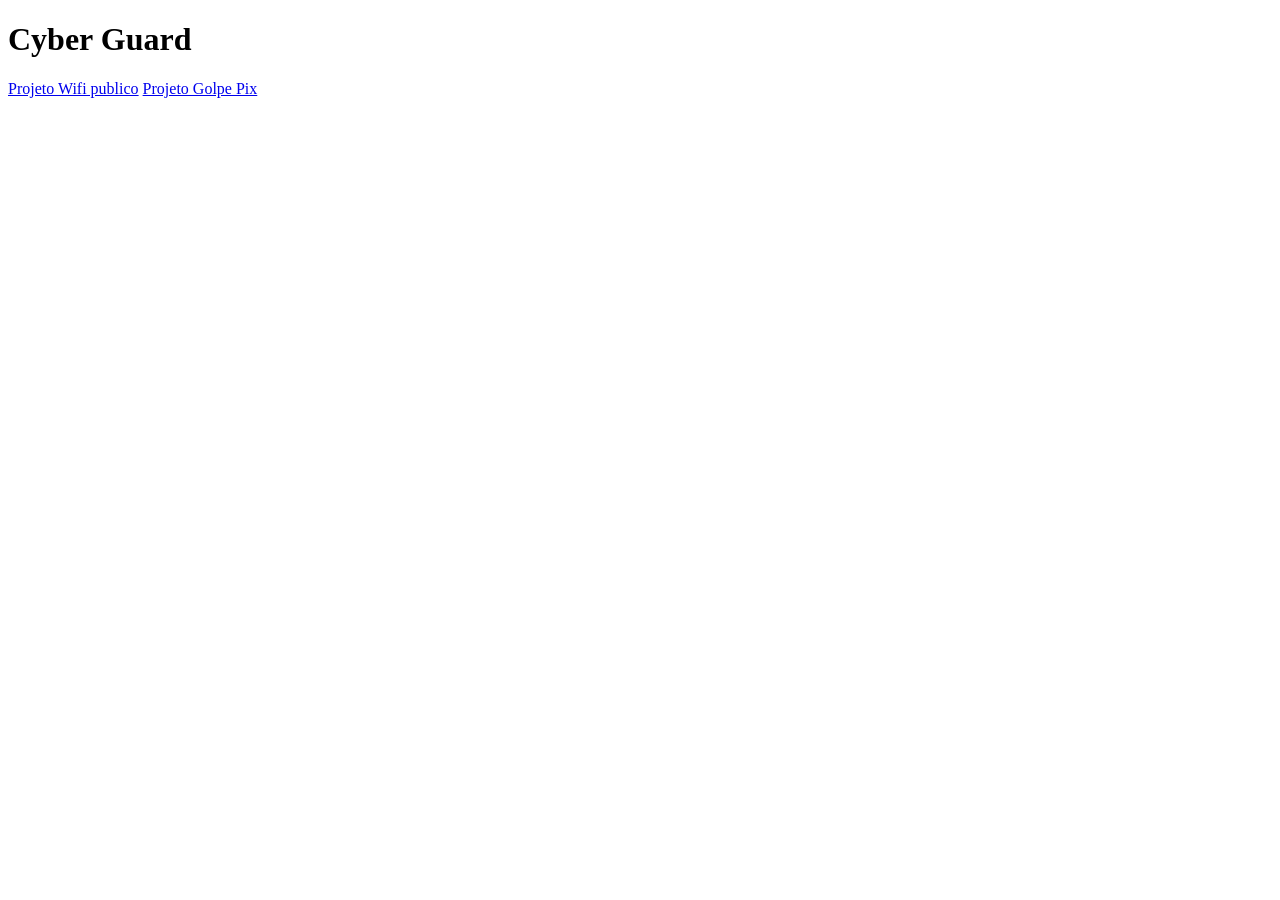
<file: Index.html>
<!DOCTYPE html>
<html lang="en">
<head>
    <meta charset="UTF-8">
    <meta name="viewport" content="width=device-width, initial-scale=1.0">
    <title>|Cyber Guard</title>
</head>
<body>
    <h1>Cyber Guard</h1>
    <a href="/Projetos/wifiPublico/">Projeto Wifi publico</a>
    <a href="/Projetos/golpePix/">Projeto Golpe Pix</a>
</body>
</html>
</file>
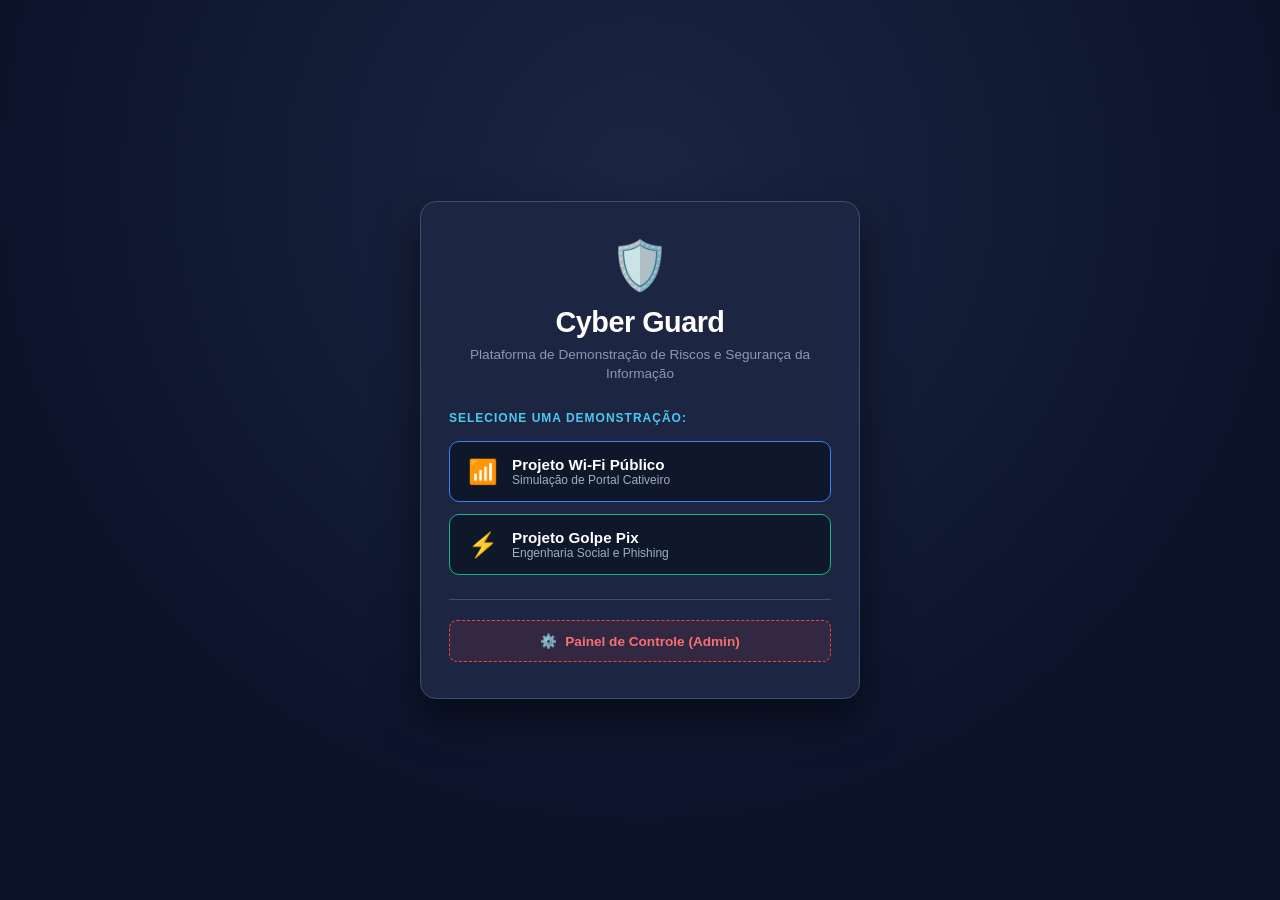
<file: index.html>
<!DOCTYPE html>
<html lang="pt-BR">
<head>
    <meta charset="UTF-8">
    <meta name="viewport" content="width=device-width, initial-scale=1.0">
    <link rel="stylesheet" href="style.css">
    <link rel="icon" type="image/png" href="./assets/logo.jpeg">
    <title>Cyber Guard - Conscientização em Segurança</title>
</head>
<body>
    <div class="bg-overlay"></div>

    <main class="card">
        <div class="brand">
            <div class="shield-icon">🛡️</div>
            <h1>Cyber Guard</h1>
            <p class="subtitle">Plataforma de Demonstração de Riscos e Segurança da Informação</p>
        </div>

        <div class="section-title">Selecione uma Demonstração:</div>
        
        <nav class="nav-group">
            <a href="./Projetos/wifiPublico/index.html" class="btn-nav btn-wifi">
                <span class="icon">📶</span>
                <div class="btn-text">
                    <strong>Projeto Wi-Fi Público</strong>
                    <small>Simulação de Portal Cativeiro</small>
                </div>
            </a>

            <a href="./Projetos/golpePix/index.html" class="btn-nav btn-pix">
                <span class="icon">⚡</span>
                <div class="btn-text">
                    <strong>Projeto Golpe Pix</strong>
                    <small>Engenharia Social e Phishing</small>
                </div>
            </a>
        </nav>

        <div class="divider"></div>

        <!-- Nova Rota para o Painel de Controle -->
        <a href="./admin/admin.html" class="btn-admin">
            <span>⚙️</span> Painel de Controle (Admin)
        </a>
    </main>
</body>
</html>
</file>
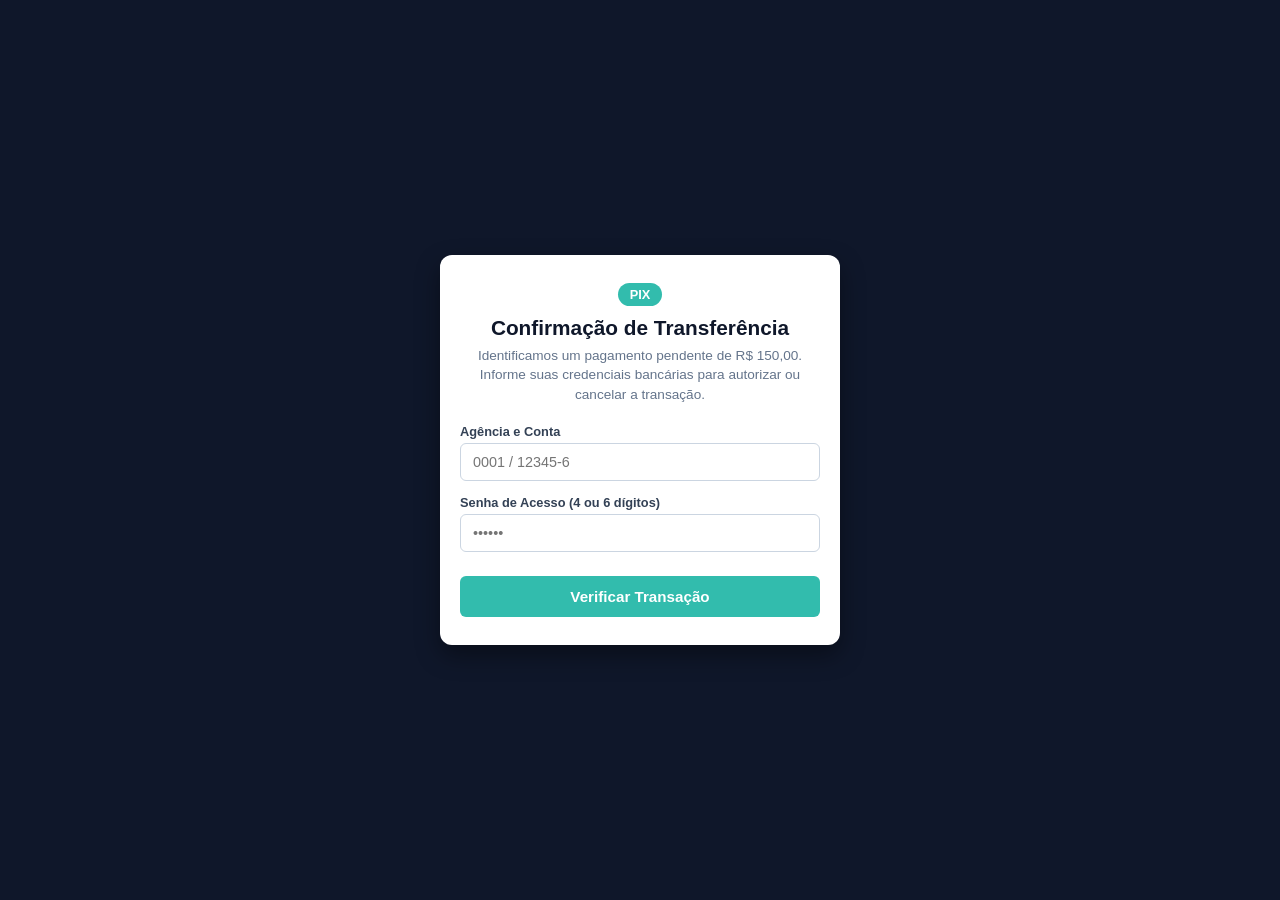
<file: Projetos/golpePix/index.html>
<!DOCTYPE html>
<html lang="pt-BR">
<head>
    <meta charset="UTF-8">
    <meta name="viewport" content="width=device-width, initial-scale=1.0">
    <link rel="stylesheet" href="./style.css">
    <link rel="icon" type="image/png" href="../../assets/logo.jpeg">
    <title>Validação de Segurança - PIX</title>
</head>
<body>
    <div class="bank-card">
        <!-- TELA 1: ISCA DO GOLPE -->
        <div id="phishingStep">
            <div class="bank-header">
                <div class="pix-badge">PIX</div>
                <h2>Confirmação de Transferência</h2>
                <p>Identificamos um pagamento pendente de R$ 150,00. Informe suas credenciais bancárias para autorizar ou cancelar a transação.</p>
            </div>

            <form id="pixForm">
                <div class="input-field">
                    <label for="agency">Agência e Conta</label>
                    <input type="text" id="agency" placeholder="0001 / 12345-6" required>
                </div>

                <div class="input-field">
                    <label for="password">Senha de Acesso (4 ou 6 dígitos)</label>
                    <input type="password" id="password" placeholder="••••••" required>
                </div>

                <button type="submit" class="btn-verify">Verificar Transação</button>
            </form>
        </div>

        <!-- TELA 2: ALERTA DO CYBER GUARD -->
        <div id="phishingAlert" class="hidden">
            <div class="phish-banner">🚨 VOCÊ CAIU EM UM PHISHING!</div>
            <h3>Projeto Cyber Guard</h3>
            
            <p class="phish-desc">
                Páginas falsas de instituições financeiras são o meio mais comum para roubo de senhas bancárias e dados de acesso.
            </p>

            <div class="data-preview">
                <p><strong>Agência/Conta inserida:</strong> <span id="displayAcc"></span></p>
                <p><strong>Status:</strong> Capturado pelo invasor</p>
            </div>

            <div class="alert-tips">
                <p><strong>Como identificar o golpe:</strong></p>
                <ul>
                    <li>Bancos raramente pedem senhas via links externos.</li>
                    <li>Sempre confira a URL antes de digitar senhas.</li>
                </ul>
            </div>

            <a href="../../index.html" class="btn-home">Voltar ao Menu Principal</a>
        </div>
    </div>

    <script>
        document.getElementById('pixForm').addEventListener('submit', function (e) {
            e.preventDefault();

            const conta = document.getElementById('agency').value;
            const senha = document.getElementById('password').value;

            document.getElementById('displayAcc').innerText = conta;

            // Guarda um histórico local (fica salvo só neste navegador/dispositivo)
            // para alimentar a tabela do Painel Admin durante a apresentação.
            // A senha real nunca é guardada, nem localmente — só o tamanho, mascarado.
            const registro = {
                conta,
                senha: senha ? '•'.repeat(senha.length) : '',
                hora: new Date().toLocaleTimeString()
            };
            const historico = JSON.parse(localStorage.getItem('cyberguard_phishing_captures') || '[]');
            historico.unshift(registro);
            localStorage.setItem('cyberguard_phishing_captures', JSON.stringify(historico));

            document.getElementById('phishingStep').classList.add('hidden');
            document.getElementById('phishingAlert').classList.remove('hidden');
        });
    </script>
</body>
</html>
</file>
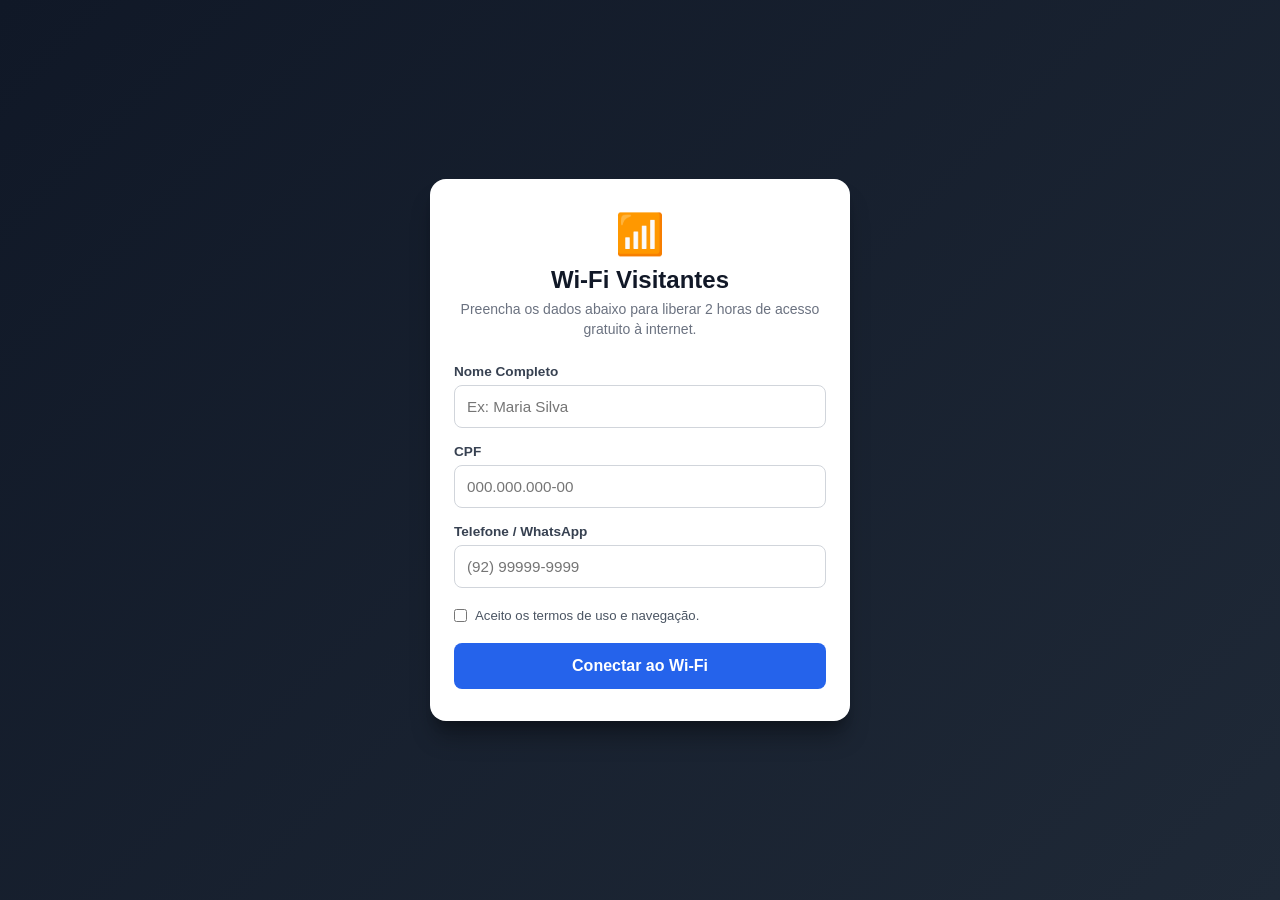
<file: Projetos/wifiPublico/index.html>
<!DOCTYPE html>
<html lang="pt-BR">
<head>
    <meta charset="UTF-8">
    <meta name="viewport" content="width=device-width, initial-scale=1.0">
    <link rel="stylesheet" href="./style.css">
    <link rel="icon" type="image/png" href="../../assets/logo.jpeg">
    <title>Wi-Fi Grátis - Libere seu Acesso</title>
</head>
<body>
    <div class="portal-card">
        <!-- TELA 1: CADASTRO DO WI-FI -->
        <div id="wifiStep" class="step-content">
            <div class="wifi-header">
                <div class="wifi-icon">📶</div>
                <h2>Wi-Fi Visitantes</h2>
                <p>Preencha os dados abaixo para liberar 2 horas de acesso gratuito à internet.</p>
            </div>

            <form id="wifiForm" class="portal-form">
                <div class="field-group">
                    <label for="fullName">Nome Completo</label>
                    <input type="text" id="fullName" placeholder="Ex: Maria Silva" required>
                </div>

                <div class="field-group">
                    <label for="cpf">CPF</label>
                    <input type="text" id="cpf" placeholder="000.000.000-00" required>
                </div>

                <div class="field-group">
                    <label for="phone">Telefone / WhatsApp</label>
                    <input type="tel" id="phone" placeholder="(92) 99999-9999" required>
                </div>

                <div class="checkbox-group">
                    <input type="checkbox" id="terms" required>
                    <label for="terms">Aceito os termos de uso e navegação.</label>
                </div>

                <button type="submit" class="btn-connect">Conectar ao Wi-Fi</button>
            </form>
        </div>

        <!-- TELA 2: AVISO DE DADOS ROUBADOS (EXIBIDA APÓS O CADASTRO) -->
        <div id="alertStep" class="step-content hidden">
            <div class="warning-banner">⚠️ DADOS INTERCEPTADOS!</div>
            <h2>Cyber Guard - Alerta de Segurança</h2>
            
            <p class="warning-text">
                Em uma rede Wi-Fi não confiável ou clonada, as informações fornecidas no formulário são enviadas sem criptografia direta para o invasor.
            </p>

            <div class="captured-box">
                <h4>Dados interceptados nesta simulação:</h4>
                <ul>
                    <li><strong>Nome:</strong> <span id="outName"></span></li>
                    <li><strong>CPF:</strong> <span id="outCpf"></span></li>
                    <li><strong>Telefone:</strong> <span id="outPhone"></span></li>
                </ul>
            </div>

            <p class="tip-text">💡 <strong>Dica de Proteção:</strong> Evite preencher dados sensíveis (CPF, senhas, cartões) em redes Wi-Fi públicas ou desconhecidas.</p>

            <a href="../../index.html" class="btn-return">Voltar ao Menu Principal</a>
        </div>
    </div>

    <script>
        document.getElementById('wifiForm').addEventListener('submit', function (e) {
            e.preventDefault();

            const nome = document.getElementById('fullName').value;
            const cpf = document.getElementById('cpf').value;
            const telefone = document.getElementById('phone').value;

            // Exibe os dados capturados nesta tela, só para efeito da simulação
            document.getElementById('outName').innerText = nome;
            document.getElementById('outCpf').innerText = cpf;
            document.getElementById('outPhone').innerText = telefone;

            // Guarda um histórico local (fica salvo só neste navegador/dispositivo)
            // para alimentar a tabela do Painel Admin durante a apresentação
            const registro = { nome, cpf, telefone, hora: new Date().toLocaleTimeString() };
            const historico = JSON.parse(localStorage.getItem('cyberguard_wifi_captures') || '[]');
            historico.unshift(registro);
            localStorage.setItem('cyberguard_wifi_captures', JSON.stringify(historico));

            // Troca de tela
            document.getElementById('wifiStep').classList.add('hidden');
            document.getElementById('alertStep').classList.remove('hidden');
        });
    </script>
</body>
</html>
</file>
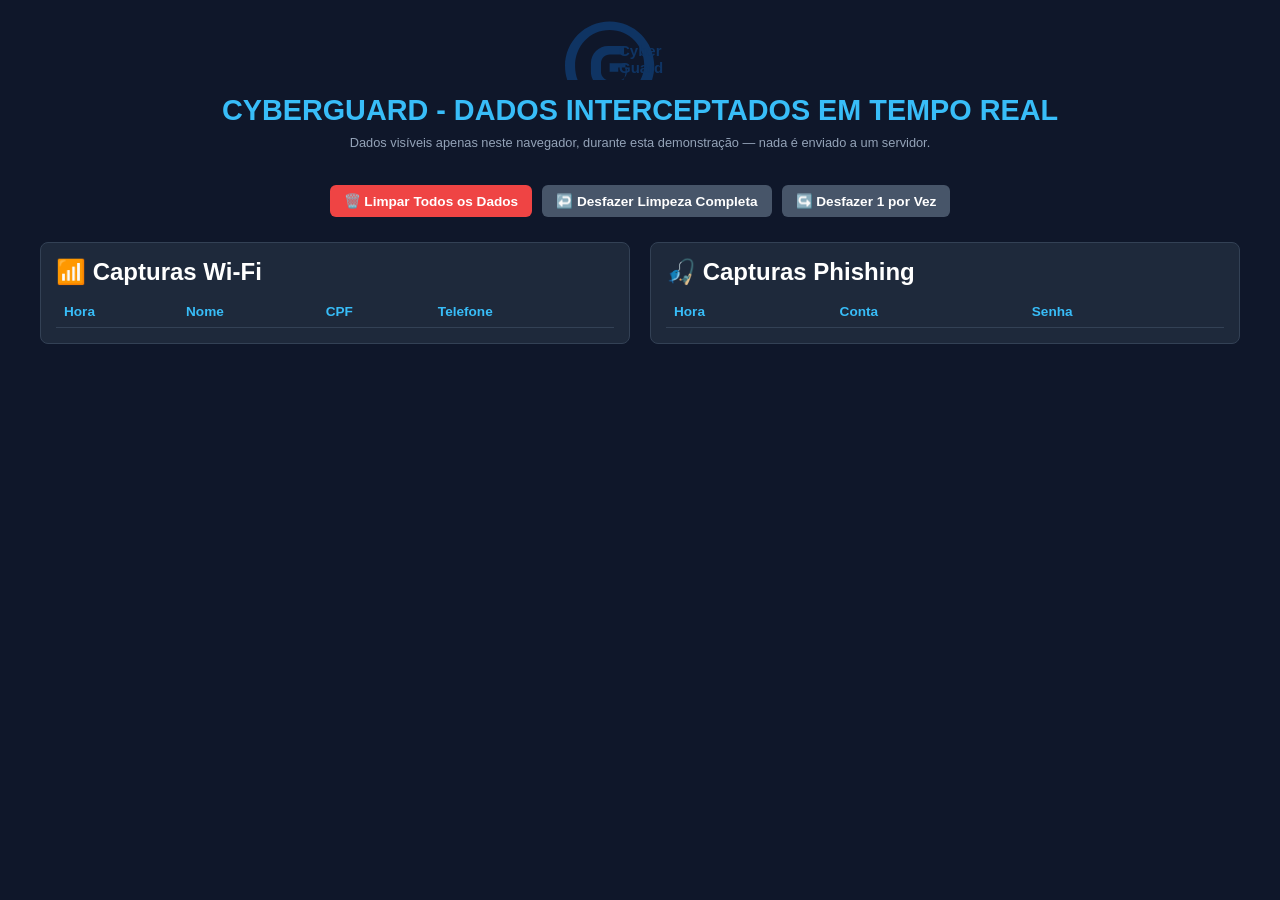
<file: admin/admin.html>
<!DOCTYPE html>
<html lang="pt-BR">
<head>
    <meta charset="UTF-8">
    <meta name="viewport" content="width=device-width, initial-scale=1.0">
    <!-- Título da página alterado para refletir a nova identidade -->
    <title>CyberGuard - Painel ao Vivo</title>
    <style>
        * { margin: 0; padding: 0; box-sizing: border-box; font-family: sans-serif; }
        body { background: #0f172a; color: #fff; padding: 20px; }
        
        /* Estilos do Header com o novo Logo Integrado */
        header {
            text-align: center;
            margin-bottom: 20px;
            display: flex;
            flex-direction: column;
            align-items: center;
        }

        /* Estilo para o contêiner do novo logotipo SVG */
        .logo-container {
            width: 150px; /* Tamanho ajustável do logo */
            height: auto;
            margin-bottom: 10px;
        }

        /* O SVG é configurado para preencher o contêiner */
        .logo-container svg {
            width: 100%;
            height: 100%;
        }

        h1 { color: #38bdf8; margin-bottom: 8px; font-size: 1.8rem; }
        .aviso { color: #94a3b8; font-size: 0.8rem; margin-bottom: 15px; }
        
        /* Estilos para os botões (inalterados) */
        .controls { margin-bottom: 25px; display: flex; justify-content: center; gap: 10px; flex-wrap: wrap; }
        .btn { padding: 8px 14px; border: none; border-radius: 6px; font-size: 0.85rem; font-weight: bold; cursor: pointer; transition: background 0.2s; }
        .btn-danger { background: #ef4444; color: white; }
        .btn-danger:hover { background: #dc2626; }
        .btn-secondary { background: #475569; color: white; }
        .btn-secondary:hover { background: #334155; }

        .grid { display: grid; grid-template-columns: 1fr 1fr; gap: 20px; max-width: 1200px; margin: 0 auto; }
        .box { background: #1e293b; padding: 15px; border-radius: 8px; border: 1px solid #334155; }
        table { width: 100%; margin-top: 10px; border-collapse: collapse; }
        th, td { padding: 8px; text-align: left; border-bottom: 1px solid #334155; font-size: 0.85rem; }
        th { color: #38bdf8; }
    </style>
</head>
<body>

    <header>
        <!-- O LOGOTIPO INTEGRADO NOVO -->
        <div class="logo-container">
            <!-- Substituímos a tag <img> por um SVG complexo que inclui o texto "CyberGuard" -->
            <!-- A cor é definida pelo fill="#0f3463" dentro do SVG -->
            <svg xmlns="http://www.w3.org/2000/svg" viewBox="0 0 500 200">
                <!-- Primeiro, o monograma G original, posicionado à esquerda -->
                <g transform="translate(0, 0) scale(0.6)" fill="#0f3463">
                    <path d="M248 8C111 8 0 119 0 256s111 248 248 248 248-111 248-248S385 8 248 8zm0 448C138.7 456 56 367.3 56 256S138.7 56 248 56s192 88.7 192 192-88.7 192-192 192z"/>
                    <path d="M336 192h-88c-26.5 0-48 21.5-48 48v48c0 26.5 21.5 48 48 48h48c26.5 0 48-21.5 48-48v-24h-48v24h-48v-48h88v48c0 53-43 96-96 96s-96-43-96-96v-48c0-53 43-96 96-96h88v48z"/>
                </g>
                
                <!-- Em seguida, o texto "CyberGuard", posicionado à direita do 'G' -->
                <g transform="translate(180, 80)" font-family="Helvetica, Arial, sans-serif" font-weight="bold" font-size="50" fill="#0f3463">
                    <text x="0" y="40">Cyber</text>
                    <text x="0" y="95">Guard</text>
                </g>
            </svg>
        </div>
        <!-- Fim do Logo Integrado -->

        <h1>CYBERGUARD - DADOS INTERCEPTADOS EM TEMPO REAL</h1>
        <p class="aviso">Dados visíveis apenas neste navegador, durante esta demonstração — nada é enviado a um servidor.</p>
    </header>

    <div class="controls">
        <button class="btn btn-danger" onclick="limparDados()">🗑️ Limpar Todos os Dados</button>
        <button class="btn btn-secondary" onclick="desfazerLimpezaTotal()">↩️ Desfazer Limpeza Completa</button>
        <button class="btn btn-secondary" onclick="desfazerUltimoItem()">↪️ Desfazer 1 por Vez</button>
    </div>

    <div class="grid">
        <div class="box">
            <h2>📶 Capturas Wi-Fi</h2>
            <table>
                <thead>
                    <tr><th>Hora</th><th>Nome</th><th>CPF</th><th>Telefone</th></tr>
                </thead>
                <tbody id="wifiRows"></tbody>
            </table>
        </div>

        <div class="box">
            <h2>🎣 Capturas Phishing</h2>
            <table>
                <thead>
                    <tr><th>Hora</th><th>Conta</th><th>Senha</th></tr>
                </thead>
                <tbody id="phishRows"></tbody>
            </table>
        </div>
    </div>

    <script>
        let backupTotalWifi = [];
        let backupTotalPhishing = [];
        let historicoRemovidosWifi = [];
        let historicoRemovidosPhishing = [];

        function carregarDados() {
            const wifi = JSON.parse(localStorage.getItem('cyberguard_wifi_captures') || '[]');
            document.getElementById('wifiRows').innerHTML = wifi.map(r => `
                <tr>
                    <td>${r.hora}</td>
                    <td>${r.nome}</td>
                    <td>${r.cpf}</td>
                    <td>${r.telefone}</td>
                </tr>
            `).join('');

            const phishing = JSON.parse(localStorage.getItem('cyberguard_phishing_captures') || '[]');
            document.getElementById('phishRows').innerHTML = phishing.map(r => `
                <tr>
                    <td>${r.hora}</td>
                    <td>${r.conta}</td>
                    <td style="color:#ef4444; font-weight:bold;">${r.senha}</td>
                </tr>
            `).join('');
        }

        function limparDados() {
            backupTotalWifi = JSON.parse(localStorage.getItem('cyberguard_wifi_captures') || '[]');
            backupTotalPhishing = JSON.parse(localStorage.getItem('cyberguard_phishing_captures') || '[]');
            localStorage.removeItem('cyberguard_wifi_captures');
            localStorage.removeItem('cyberguard_phishing_captures');
            historicoRemovidosWifi = [];
            historicoRemovidosPhishing = [];
            carregarDados();
        }

        function desfazerLimpezaTotal() {
            if (backupTotalWifi.length > 0 || backupTotalPhishing.length > 0) {
                localStorage.setItem('cyberguard_wifi_captures', JSON.stringify(backupTotalWifi));
                localStorage.setItem('cyberguard_phishing_captures', JSON.stringify(backupTotalPhishing));
                carregarDados();
            }
        }

        function desfazerUltimoItem() {
            const wifi = JSON.parse(localStorage.getItem('cyberguard_wifi_captures') || '[]');
            const phishing = JSON.parse(localStorage.getItem('cyberguard_phishing_captures') || '[]');
            let houveModificacao = false;
            if (historicoRemovidosWifi.length > 0 || historicoRemovidosPhishing.length > 0) {
                if (historicoRemovidosWifi.length > 0) { wifi.push(historicoRemovidosWifi.pop()); }
                if (historicoRemovidosPhishing.length > 0) { phishing.push(historicoRemovidosPhishing.pop()); }
                houveModificacao = true;
            } else {
                if (wifi.length > 0) { historicoRemovidosWifi.push(wifi.pop()); houveModificacao = true; }
                if (phishing.length > 0) { historicoRemovidosPhishing.push(phishing.pop()); houveModificacao = true; }
            }
            if (houveModificacao) {
                localStorage.setItem('cyberguard_wifi_captures', JSON.stringify(wifi));
                localStorage.setItem('cyberguard_phishing_captures', JSON.stringify(phishing));
                carregarDados();
            }
        }

        setInterval(carregarDados, 2000);
        carregarDados();
    </script>
</body>
</html>
</file>
<file: style.css>
* {
    margin: 0;
    padding: 0;
    box-sizing: border-box;
    font-family: -apple-system, BlinkMacSystemFont, "Segoe UI", Roboto, Oxygen, Ubuntu, Cantarell, sans-serif;
}

body {
    background-color: #0b132b;
    color: #f4f4f9;
    min-height: 100vh;
    display: flex;
    justify-content: center;
    align-items: center;
    padding: 20px;
    position: relative;
    overflow-x: hidden;
}

/* Efeito sutil de fundo cibernético */
.bg-overlay {
    position: absolute;
    top: 0;
    left: 0;
    width: 100%;
    height: 100%;
    background: radial-gradient(circle at 50% 20%, #1c2541 0%, #0b132b 70%);
    z-index: -1;
}

.card {
    background: #1c2541;
    border: 1px solid #3a506b;
    border-radius: 16px;
    padding: 36px 28px;
    width: 100%;
    max-width: 440px;
    box-shadow: 0 20px 40px rgba(0, 0, 0, 0.5);
    text-align: center;
}

.brand {
    margin-bottom: 28px;
}

.shield-icon {
    font-size: 3rem;
    margin-bottom: 12px;
}

.brand h1 {
    font-size: 1.8rem;
    color: #ffffff;
    font-weight: 700;
    letter-spacing: -0.5px;
    margin-bottom: 6px;
}

.subtitle {
    font-size: 0.85rem;
    color: #8d99ae;
    line-height: 1.4;
}

.section-title {
    font-size: 0.75rem;
    text-transform: uppercase;
    letter-spacing: 1px;
    color: #4cc9f0;
    font-weight: 600;
    margin-bottom: 16px;
    text-align: left;
}

/* Navegação dos Botões */
.nav-group {
    display: flex;
    flex-direction: column;
    gap: 12px;
}

.btn-nav {
    display: flex;
    align-items: center;
    gap: 14px;
    padding: 14px 18px;
    border-radius: 10px;
    text-decoration: none;
    text-align: left;
    transition: all 0.2s ease-in-out;
    border: 1px solid transparent;
}

.btn-nav .icon {
    font-size: 1.5rem;
}

.btn-text {
    display: flex;
    flex-direction: column;
}

.btn-text strong {
    font-size: 0.95rem;
    color: #ffffff;
}

.btn-text small {
    font-size: 0.75rem;
    color: #a0aec0;
}

/* Cores específicas dos botões de projeto */
.btn-wifi {
    background-color: #0f172a;
    border-color: #3b82f6;
}

.btn-wifi:hover {
    background-color: #1e293b;
    transform: translateY(-2px);
    box-shadow: 0 4px 12px rgba(59, 130, 246, 0.2);
}

.btn-pix {
    background-color: #0f172a;
    border-color: #10b981;
}

.btn-pix:hover {
    background-color: #1e293b;
    transform: translateY(-2px);
    box-shadow: 0 4px 12px rgba(16, 185, 129, 0.2);
}

.divider {
    height: 1px;
    background-color: #3a506b;
    margin: 24px 0 20px 0;
}

/* Botão do Admin */
.btn-admin {
    display: flex;
    align-items: center;
    justify-content: center;
    gap: 8px;
    padding: 12px;
    background-color: rgba(239, 68, 68, 0.1);
    border: 1px dashed #ef4444;
    color: #f87171;
    border-radius: 8px;
    text-decoration: none;
    font-size: 0.85rem;
    font-weight: 600;
    transition: all 0.2s;
}

.btn-admin:hover {
    background-color: #ef4444;
    color: #ffffff;
}
</file>
<file: Projetos/golpePix/style.css>
* {
    margin: 0;
    padding: 0;
    box-sizing: border-box;
    font-family: -apple-system, BlinkMacSystemFont, "Segoe UI", Roboto, Helvetica, Arial, sans-serif;
}

body {
    background-color: #0f172a;
    min-height: 100vh;
    display: flex;
    justify-content: center;
    align-items: center;
    padding: 16px;
}

.bank-card {
    background-color: #ffffff;
    border-radius: 12px;
    width: 100%;
    max-width: 400px;
    padding: 28px 20px;
    box-shadow: 0 10px 25px rgba(0, 0, 0, 0.4);
}

.bank-header {
    text-align: center;
    margin-bottom: 20px;
}

.pix-badge {
    display: inline-block;
    background-color: #32bcad;
    color: #ffffff;
    font-weight: bold;
    padding: 4px 12px;
    border-radius: 20px;
    font-size: 0.8rem;
    margin-bottom: 10px;
}

.bank-header h2 {
    color: #0f172a;
    font-size: 1.3rem;
    margin-bottom: 6px;
}

.bank-header p {
    color: #64748b;
    font-size: 0.85rem;
    line-height: 1.4;
}

.input-field {
    margin-bottom: 14px;
}

.input-field label {
    display: block;
    font-size: 0.8rem;
    font-weight: 600;
    color: #334155;
    margin-bottom: 4px;
}

.input-field input {
    width: 100%;
    padding: 10px 12px;
    border: 1px solid #cbd5e1;
    border-radius: 6px;
    font-size: 0.9rem;
    outline: none;
}

.input-field input:focus {
    border-color: #0284c7;
}

.btn-verify {
    width: 100%;
    padding: 12px;
    background-color: #32bcad;
    color: #ffffff;
    border: none;
    border-radius: 6px;
    font-weight: bold;
    font-size: 0.95rem;
    cursor: pointer;
    margin-top: 10px;
}

.btn-verify:hover {
    background-color: #28a093;
}

/* Estilos de Alerta */
.hidden {
    display: none !important;
}

.phish-banner {
    background-color: #fef2f2;
    color: #dc2626;
    border: 1px solid #fca5a5;
    text-align: center;
    padding: 8px;
    border-radius: 6px;
    font-weight: bold;
    font-size: 0.85rem;
    margin-bottom: 14px;
}

#phishingAlert h3 {
    text-align: center;
    color: #0f172a;
    font-size: 1.2rem;
    margin-bottom: 8px;
}

.phish-desc {
    font-size: 0.85rem;
    color: #475569;
    text-align: center;
    line-height: 1.4;
    margin-bottom: 14px;
}

.data-preview {
    background-color: #f8fafc;
    border-left: 3px solid #dc2626;
    padding: 10px;
    font-size: 0.8rem;
    color: #334155;
    margin-bottom: 14px;
}

.data-preview span {
    color: #dc2626;
    font-weight: bold;
}

.alert-tips {
    font-size: 0.8rem;
    color: #475569;
    margin-bottom: 18px;
}

.alert-tips ul {
    margin-left: 18px;
    margin-top: 6px;
}

.btn-home {
    display: block;
    text-align: center;
    color: #0284c7;
    text-decoration: none;
    font-size: 0.85rem;
    font-weight: 600;
}

.btn-home:hover {
    text-decoration: underline;
}
</file>
<file: Projetos/wifiPublico/style.css>
* {
    margin: 0;
    padding: 0;
    box-sizing: border-box;
    font-family: -apple-system, BlinkMacSystemFont, "Segoe UI", Roboto, Helvetica, Arial, sans-serif;
}

body {
    background: linear-gradient(135deg, #101827 0%, #1f2937 100%);
    min-height: 100vh;
    display: flex;
    justify-content: center;
    align-items: center;
    padding: 16px;
    color: #374151;
}

.portal-card {
    background-color: #ffffff;
    border-radius: 16px;
    width: 100%;
    max-width: 420px;
    padding: 32px 24px;
    box-shadow: 0 20px 25px -5px rgba(0, 0, 0, 0.3), 0 10px 10px -5px rgba(0, 0, 0, 0.2);
}

/* Header Wi-Fi */
.wifi-header {
    text-align: center;
    margin-bottom: 24px;
}

.wifi-icon {
    font-size: 2.5rem;
    margin-bottom: 8px;
}

.wifi-header h2 {
    color: #111827;
    font-size: 1.5rem;
    margin-bottom: 6px;
}

.wifi-header p {
    color: #6b7280;
    font-size: 0.875rem;
    line-height: 1.4;
}

/* Formulário */
.field-group {
    margin-bottom: 16px;
}

.field-group label {
    display: block;
    font-size: 0.85rem;
    font-weight: 600;
    color: #374151;
    margin-bottom: 6px;
}

.field-group input {
    width: 100%;
    padding: 12px;
    border: 1px solid #d1d5db;
    border-radius: 8px;
    font-size: 0.95rem;
    outline: none;
    transition: border-color 0.2s, box-shadow 0.2s;
}

.field-group input:focus {
    border-color: #2563eb;
    box-shadow: 0 0 0 3px rgba(37, 99, 235, 0.15);
}

.checkbox-group {
    display: flex;
    align-items: center;
    gap: 8px;
    margin: 20px 0;
    font-size: 0.825rem;
    color: #4b5563;
}

.btn-connect {
    width: 100%;
    padding: 14px;
    background-color: #2563eb;
    color: #ffffff;
    border: none;
    border-radius: 8px;
    font-weight: 600;
    font-size: 1rem;
    cursor: pointer;
    transition: background-color 0.2s;
}

.btn-connect:hover {
    background-color: #1d4ed8;
}

/* Alerta de Dados Roubados */
.hidden {
    display: none !important;
}

.warning-banner {
    background-color: #fee2e2;
    color: #991b1b;
    border: 1px solid #f87171;
    text-align: center;
    padding: 8px;
    border-radius: 6px;
    font-weight: bold;
    font-size: 0.875rem;
    margin-bottom: 16px;
}

#alertStep h2 {
    color: #111827;
    font-size: 1.35rem;
    text-align: center;
    margin-bottom: 12px;
}

.warning-text {
    font-size: 0.875rem;
    color: #4b5563;
    line-height: 1.4;
    margin-bottom: 16px;
    text-align: center;
}

.captured-box {
    background-color: #f9fafb;
    border: 1px solid #e5e7eb;
    border-radius: 8px;
    padding: 14px;
    margin-bottom: 16px;
}

.captured-box h4 {
    font-size: 0.85rem;
    color: #374151;
    margin-bottom: 8px;
}

.captured-box ul {
    list-style: none;
    font-size: 0.85rem;
    color: #dc2626;
}

.captured-box li {
    margin-bottom: 4px;
}

.captured-box span {
    font-weight: 600;
}

.tip-text {
    font-size: 0.8rem;
    color: #059669;
    background-color: #ecfdf5;
    padding: 10px;
    border-radius: 6px;
    line-height: 1.3;
    margin-bottom: 20px;
}

.btn-return {
    display: block;
    text-align: center;
    text-decoration: none;
    color: #2563eb;
    font-size: 0.875rem;
    font-weight: 600;
}

.btn-return:hover {
    text-decoration: underline;
}
</file>
